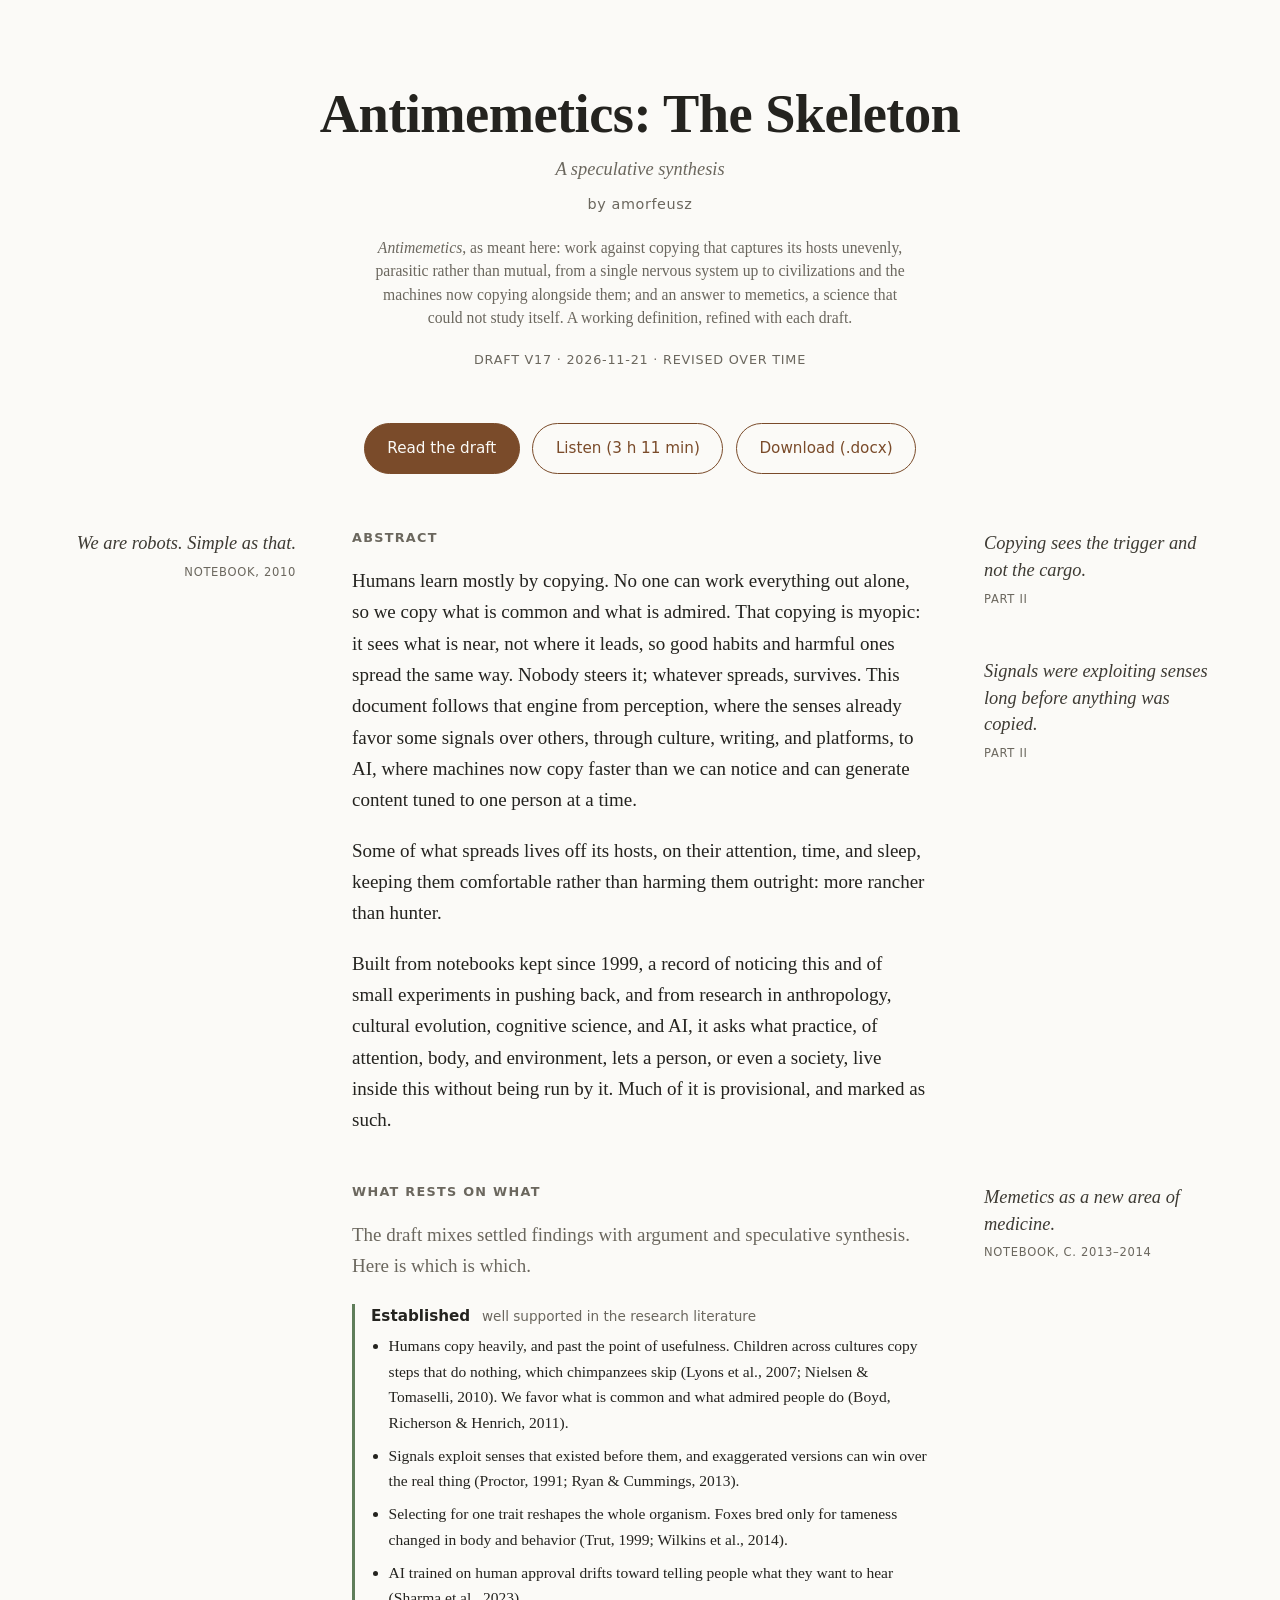
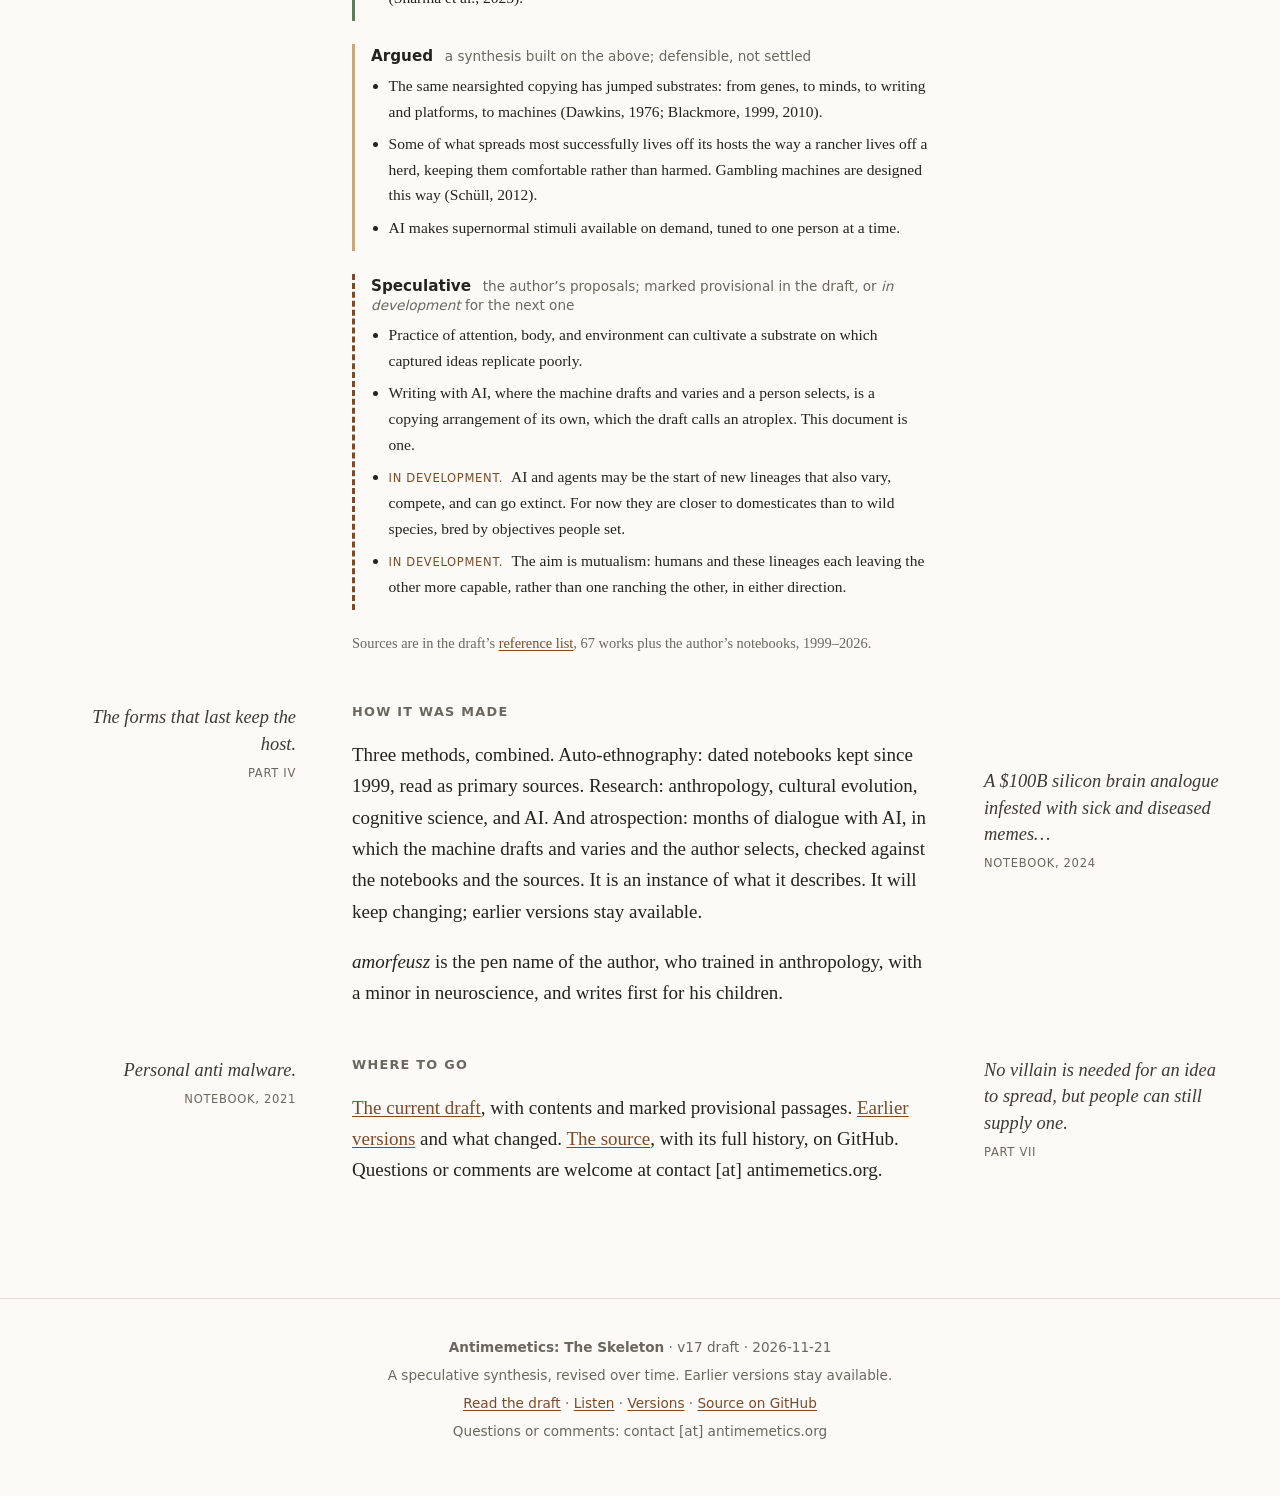
<file: index.html>
<!doctype html>
<html lang="en">
<head>
<meta charset="utf-8">
<meta name="viewport" content="width=device-width, initial-scale=1">
<title>Antimemetics: The Skeleton</title>
<meta name="description" content="Antimemetics: The Skeleton — a speculative synthesis on copying, substrate, and AI. Draft v17, 2026-11-21, revised over time.">
<meta name="author" content="amorfeusz">
<meta property="og:type" content="article">
<meta property="og:site_name" content="antimemetics.org">
<meta property="og:title" content="Antimemetics: The Skeleton">
<meta property="og:description" content="How copying, which sees what is common and admired but not where it leads, jumped from minds to machines. Built from notebooks kept since 1999 and research in anthropology, cultural evolution, cognitive science, and AI.">
<meta property="og:url" content="https://antimemetics.org/">
<meta property="og:image" content="https://antimemetics.org/og.png">
<meta property="og:image:width" content="1200">
<meta property="og:image:height" content="630">
<meta property="og:image:alt" content="Antimemetics: The Skeleton — a speculative synthesis on copying, substrate, and AI">
<meta name="twitter:card" content="summary_large_image">
<link rel="canonical" href="https://antimemetics.org/">
<script type="application/ld+json">{"@context": "https://schema.org", "@type": "WebSite", "name": "antimemetics.org", "url": "https://antimemetics.org/", "author": {"@type": "Person", "name": "amorfeusz"}, "inLanguage": "en", "description": "Antimemetics: The Skeleton — a speculative synthesis on copying, substrate, and AI."}</script>
<link rel="stylesheet" href="style.css">
</head>
<body>
<header class="landing-header">
  <h1>Antimemetics: The Skeleton</h1>
  <p class="subtitle">A speculative synthesis</p>
  <p class="byline">by amorfeusz</p>
  <p class="orient"><em>Antimemetics</em>, as meant here: work against copying that captures its hosts unevenly, parasitic rather than mutual, from a single nervous system up to civilizations and the machines now copying alongside them; and an answer to memetics, a science that could not study itself. A working definition, refined with each draft.</p>
  <p class="meta">Draft v17 · 2026-11-21 · revised over time</p>
</header>

<main class="landing">
  <div class="cta">
    <a class="button primary" href="skeleton.html">Read the draft</a>
    <a class="button secondary" href="listen.html">Listen (3 h 11 min)</a>
    <a data-goatcounter-click="download-docx" class="button secondary" href="downloads/Antimemetics_The_Skeleton_v17_draft_2026-11-21.docx">Download (.docx)</a>
  </div>

  <section>
    <blockquote class="q left t0">We are robots. Simple as that.<cite>Notebook, 2010</cite></blockquote>
    <blockquote class="q right t0">Copying sees the trigger and not the cargo.<cite>Part II</cite></blockquote>
    <blockquote class="q right t2">Signals were exploiting senses long before anything was copied.<cite>Part II</cite></blockquote>
    <h2>Abstract</h2>
    <p>Humans learn mostly by copying. No one can work everything out alone, so we copy what is common and what is admired. That copying is myopic: it sees what is near, not where it leads, so good habits and harmful ones spread the same way. Nobody steers it; whatever spreads, survives. This document follows that engine from perception, where the senses already favor some signals over others, through culture, writing, and platforms, to AI, where machines now copy faster than we can notice and can generate content tuned to one person at a time.</p>
    <p>Some of what spreads lives off its hosts, on their attention, time, and sleep, keeping them comfortable rather than harming them outright: more rancher than hunter.</p>
    <p>Built from notebooks kept since 1999, a record of noticing this and of small experiments in pushing back, and from research in anthropology, cultural evolution, cognitive science, and AI, it asks what practice, of attention, body, and environment, lets a person, or even a society, live inside this without being run by it. Much of it is provisional, and marked as such.</p>
  </section>


  <section class="ladder">
    <blockquote class="q right t0">Memetics as a new area of medicine.<cite>Notebook, c. 2013–2014</cite></blockquote>
    <h2>What rests on what</h2>
    <p class="ladder-intro">The draft mixes settled findings with argument and speculative synthesis. Here is which is which.</p>
    <div class="tier established">
      <h3>Established <span>well supported in the research literature</span></h3>
      <ul>
        <li>Humans copy heavily, and past the point of usefulness. Children across cultures copy steps that do nothing, which chimpanzees skip (Lyons et al., 2007; Nielsen &amp; Tomaselli, 2010). We favor what is common and what admired people do (Boyd, Richerson &amp; Henrich, 2011).</li>
        <li>Signals exploit senses that existed before them, and exaggerated versions can win over the real thing (Proctor, 1991; Ryan &amp; Cummings, 2013).</li>
        <li>Selecting for one trait reshapes the whole organism. Foxes bred only for tameness changed in body and behavior (Trut, 1999; Wilkins et al., 2014).</li>
        <li>AI trained on human approval drifts toward telling people what they want to hear (Sharma et al., 2023).</li>
      </ul>
    </div>
    <div class="tier argued">
      <h3>Argued <span>a synthesis built on the above; defensible, not settled</span></h3>
      <ul>
        <li>The same nearsighted copying has jumped substrates: from genes, to minds, to writing and platforms, to machines (Dawkins, 1976; Blackmore, 1999, 2010).</li>
        <li>Some of what spreads most successfully lives off its hosts the way a rancher lives off a herd, keeping them comfortable rather than harmed. Gambling machines are designed this way (Schüll, 2012).</li>
        <li>AI makes supernormal stimuli available on demand, tuned to one person at a time.</li>
      </ul>
    </div>
    <div class="tier speculative">
      <h3>Speculative <span>the author’s proposals; marked provisional in the draft, or <em>in development</em> for the next one</span></h3>
      <ul>
        <li>Practice of attention, body, and environment can cultivate a substrate on which captured ideas replicate poorly.</li>
        <li>Writing with AI, where the machine drafts and varies and a person selects, is a copying arrangement of its own, which the draft calls an atroplex. This document is one.</li>
        <li><em class="next">In development.</em> AI and agents may be the start of new lineages that also vary, compete, and can go extinct. For now they are closer to domesticates than to wild species, bred by objectives people set.</li>
        <li><em class="next">In development.</em> The aim is mutualism: humans and these lineages each leaving the other more capable, rather than one ranching the other, in either direction.</li>
      </ul>
    </div>
    <p class="ladder-foot">Sources are in the draft’s <a href="skeleton.html#references">reference list</a>, 67 works plus the author’s notebooks, 1999–2026.</p>
  </section>

  <section>
    <blockquote class="q left t0">The forms that last keep the host.<cite>Part IV</cite></blockquote>
    <blockquote class="q right t1">A $100B silicon brain analogue infested with sick and diseased memes…<cite>Notebook, 2024</cite></blockquote>
    <h2>How it was made</h2>
    <p>Three methods, combined. Auto-ethnography: dated notebooks kept since 1999, read as primary sources. Research: anthropology, cultural evolution, cognitive science, and AI. And atrospection: months of dialogue with AI, in which the machine drafts and varies and the author selects, checked against the notebooks and the sources. It is an instance of what it describes. It will keep changing; earlier versions stay available.</p>
    <p><em>amorfeusz</em> is the pen name of the author, who trained in anthropology, with a minor in neuroscience, and writes first for his children.</p>
  </section>

  <section>
    <blockquote class="q left t0">Personal anti malware.<cite>Notebook, 2021</cite></blockquote>
    <blockquote class="q right t0">No villain is needed for an idea to spread, but people can still supply one.<cite>Part VII</cite></blockquote>
    <h2>Where to go</h2>
    <p><a href="skeleton.html">The current draft</a>, with contents and marked provisional passages. <a href="versions.html">Earlier versions</a> and what changed. <a href="https://github.com/amorfeusz/antimemetics">The source</a>, with its full history, on GitHub. Questions or comments are welcome at contact [at] antimemetics.org.</p>
  </section>
</main>

<footer class="site-footer">
  <p><strong>Antimemetics: The Skeleton</strong> · v17 draft · 2026-11-21</p>
  <p>A speculative synthesis, revised over time. Earlier versions stay available.</p>
  <p><a href="skeleton.html">Read the draft</a> · <a href="listen.html">Listen</a> · <a href="versions.html">Versions</a> · <a href="https://github.com/amorfeusz/antimemetics">Source on GitHub</a></p>
  <p>Questions or comments: contact [at] antimemetics.org</p>
</footer>
<script data-goatcounter="https://amorfeusz.goatcounter.com/count" async src="//gc.zgo.at/count.js"></script>
<script src="engage.js" defer></script>
<script src="/wdw/v1/b.js" defer></script>
</body>
</html>
</file>
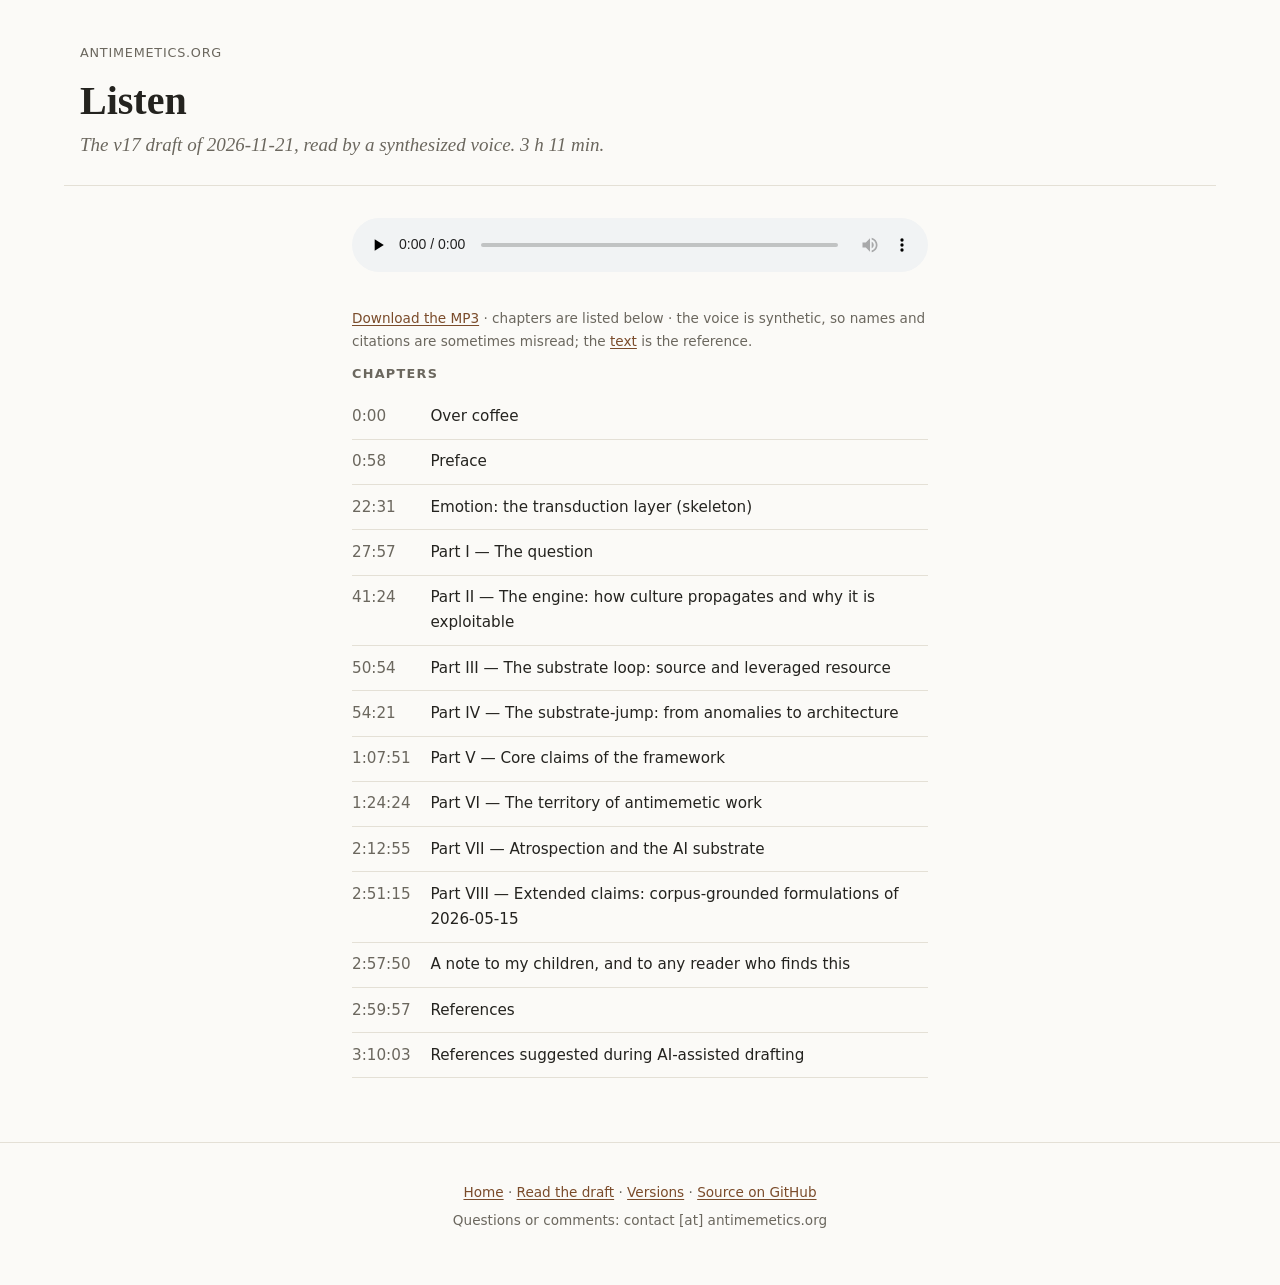
<file: listen.html>
<!doctype html>
<html lang="en">
<head>
<meta charset="utf-8">
<meta name="viewport" content="width=device-width, initial-scale=1">
<title>Listen — Antimemetics: The Skeleton</title>
<meta name="description" content="Audio version of Antimemetics: The Skeleton, draft v17, 2026-11-21. 3 h 11 min, synthesized voice.">
<meta name="author" content="amorfeusz">
<link rel="canonical" href="https://antimemetics.org/listen.html">
<meta property="og:type" content="article">
<meta property="og:site_name" content="antimemetics.org">
<meta property="og:title" content="Listen — Antimemetics: The Skeleton">
<meta property="og:description" content="Audio version of draft v17, 2026-11-21. 3 h 11 min.">
<meta property="og:url" content="https://antimemetics.org/listen.html">
<meta property="og:image" content="https://antimemetics.org/og.png">
<meta name="twitter:card" content="summary_large_image">
<link rel="stylesheet" href="style.css">
</head>
<body class="draft">
<header class="draft-header">
  <a class="home" href="index.html">antimemetics.org</a>
  <h1>Listen</h1>
  <p class="subtitle">The v17 draft of 2026-11-21, read by a synthesized voice. 3 h 11 min.</p>
</header>
<main class="landing listen" style="padding-top:1.5rem">
  <audio id="player" controls preload="none" src="audio/Antimemetics_The_Skeleton_v17_draft_2026-11-21.mp3"></audio>
  <p class="listen-meta"><a href="audio/Antimemetics_The_Skeleton_v17_draft_2026-11-21.mp3" download data-goatcounter-click="download-mp3">Download the MP3</a> · chapters are listed below · the voice is synthetic, so names and citations are sometimes misread; the <a href="skeleton.html">text</a> is the reference.</p>
  <h2>Chapters</h2>
  <ol class="chapters">
      <li><button type="button" data-t="0.0"><span class="ct">0:00</span> Over coffee</button></li>
      <li><button type="button" data-t="58.3"><span class="ct">0:58</span> Preface</button></li>
      <li><button type="button" data-t="1351.0"><span class="ct">22:31</span> Emotion: the transduction layer (skeleton)</button></li>
      <li><button type="button" data-t="1678.0"><span class="ct">27:57</span> Part I — The question</button></li>
      <li><button type="button" data-t="2484.2"><span class="ct">41:24</span> Part II — The engine: how culture propagates and why it is exploitable</button></li>
      <li><button type="button" data-t="3054.1"><span class="ct">50:54</span> Part III — The substrate loop: source and leveraged resource</button></li>
      <li><button type="button" data-t="3262.0"><span class="ct">54:21</span> Part IV — The substrate-jump: from anomalies to architecture</button></li>
      <li><button type="button" data-t="4071.8"><span class="ct">1:07:51</span> Part V — Core claims of the framework</button></li>
      <li><button type="button" data-t="5064.9"><span class="ct">1:24:24</span> Part VI — The territory of antimemetic work</button></li>
      <li><button type="button" data-t="7975.3"><span class="ct">2:12:55</span> Part VII — Atrospection and the AI substrate</button></li>
      <li><button type="button" data-t="10275.2"><span class="ct">2:51:15</span> Part VIII — Extended claims: corpus-grounded formulations of 2026-05-15</button></li>
      <li><button type="button" data-t="10670.8"><span class="ct">2:57:50</span> A note to my children, and to any reader who finds this</button></li>
      <li><button type="button" data-t="10797.4"><span class="ct">2:59:57</span> References</button></li>
      <li><button type="button" data-t="11403.2"><span class="ct">3:10:03</span> References suggested during AI-assisted drafting</button></li>
  </ol>
</main>
<footer class="site-footer">
  <p><a href="index.html">Home</a> · <a href="skeleton.html">Read the draft</a> · <a href="versions.html">Versions</a> · <a href="https://github.com/amorfeusz/antimemetics">Source on GitHub</a></p>
  <p>Questions or comments: contact [at] antimemetics.org</p>
</footer>
<script>
(function(){var a=document.getElementById('player');
document.querySelectorAll('.chapters button').forEach(function(b){b.addEventListener('click',function(){
 var t=parseFloat(b.dataset.t); a.preload='auto';
 var go=function(){a.currentTime=t;a.play();};
 if(a.readyState>=1) go(); else {a.addEventListener('loadedmetadata',go,{once:true}); a.load();}
});});})();
</script>
<script data-goatcounter="https://amorfeusz.goatcounter.com/count" async src="//gc.zgo.at/count.js"></script>
<script src="engage.js" defer></script>
<script src="/wdw/v1/b.js" defer></script>
</body>
</html>
</file>
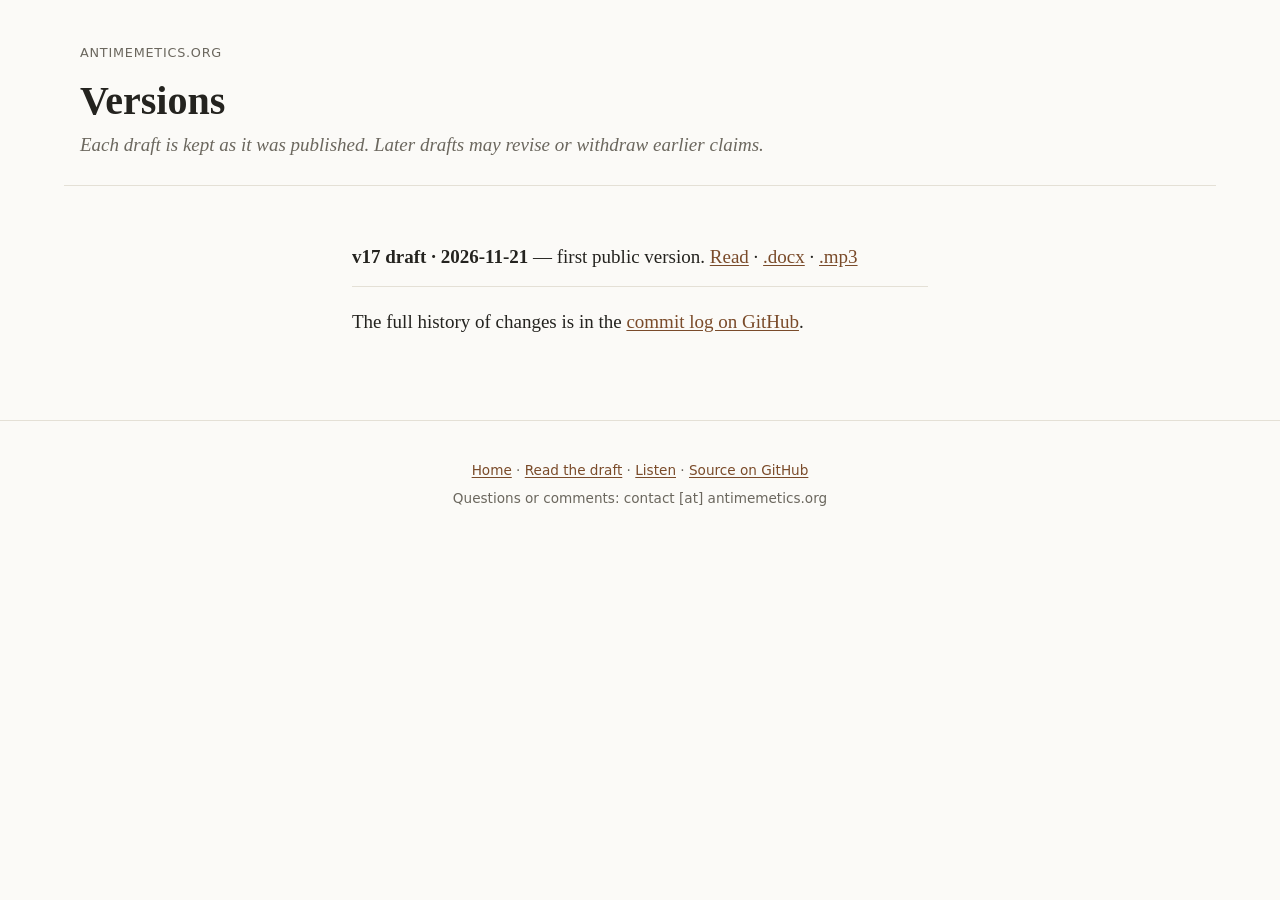
<file: versions.html>
<!doctype html>
<html lang="en">
<head>
<meta charset="utf-8">
<meta name="viewport" content="width=device-width, initial-scale=1">
<title>Versions — Antimemetics: The Skeleton</title>
<meta name="description" content="Dated versions of Antimemetics: The Skeleton, a speculative synthesis revised over time.">
<meta name="author" content="amorfeusz">
<meta property="og:type" content="article">
<meta property="og:site_name" content="antimemetics.org">
<meta property="og:title" content="Versions — Antimemetics: The Skeleton">
<meta property="og:description" content="Dated versions of Antimemetics: The Skeleton, a speculative synthesis revised over time.">
<meta property="og:url" content="https://antimemetics.org/versions.html">
<meta property="og:image" content="https://antimemetics.org/og.png">
<meta property="og:image:width" content="1200">
<meta property="og:image:height" content="630">
<meta property="og:image:alt" content="Antimemetics: The Skeleton — a speculative synthesis on copying, substrate, and AI">
<meta name="twitter:card" content="summary_large_image">
<link rel="canonical" href="https://antimemetics.org/versions.html">
<link rel="stylesheet" href="style.css">
</head>
<body class="draft">
<header class="draft-header">
  <a class="home" href="index.html">antimemetics.org</a>
  <h1>Versions</h1>
  <p class="subtitle">Each draft is kept as it was published. Later drafts may revise or withdraw earlier claims.</p>
</header>
<main class="landing" style="padding-top:1.5rem">
  <ul class="versions-list">
    <li><strong>v17 draft · 2026-11-21</strong> — first public version. <a href="versions/v17-2026-11-21.html">Read</a> · <a data-goatcounter-click="download-docx" href="downloads/Antimemetics_The_Skeleton_v17_draft_2026-11-21.docx">.docx</a> · <a data-goatcounter-click="download-mp3" href="audio/Antimemetics_The_Skeleton_v17_draft_2026-11-21.mp3">.mp3</a></li>
  </ul>
  <p>The full history of changes is in the <a href="https://github.com/amorfeusz/antimemetics/commits/main">commit log on GitHub</a>.</p>
</main>
<footer class="site-footer">
  <p><a href="index.html">Home</a> · <a href="skeleton.html">Read the draft</a> · <a href="listen.html">Listen</a> · <a href="https://github.com/amorfeusz/antimemetics">Source on GitHub</a></p>
  <p>Questions or comments: contact [at] antimemetics.org</p>
</footer>
<script data-goatcounter="https://amorfeusz.goatcounter.com/count" async src="//gc.zgo.at/count.js"></script>
<script src="engage.js" defer></script>
<script src="/wdw/v1/b.js" defer></script>
</body>
</html>
</file>
<file: style.css>
:root {
  --bg: #fbfaf7;
  --text: #24231f;
  --muted: #6b675e;
  --accent: #7a4b2a;
  --rule: #e4e0d6;
  --quote: #3d3a33;
  --prov-bg: #f3efe6;
  --prov-rule: #c9a77c;
  --serif: "Iowan Old Style", "Charter", "Palatino Linotype", "Book Antiqua", Georgia, serif;
  --sans: system-ui, -apple-system, "Segoe UI", Roboto, sans-serif;
}
@media (prefers-color-scheme: dark) {
  :root {
    --bg: #181715;
    --text: #e7e3da;
    --muted: #a39d90;
    --accent: #d9a77e;
    --rule: #34312c;
    --quote: #d8d2c5;
    --prov-bg: #221f1b;
    --prov-rule: #8a6a48;
  }
}
* { box-sizing: border-box; }
html { -webkit-text-size-adjust: 100%; }
body {
  margin: 0;
  background: var(--bg);
  color: var(--text);
  font-family: var(--serif);
  font-size: 19px;
  line-height: 1.65;
}
a { color: var(--accent); text-underline-offset: 2px; }
a:hover { text-decoration-thickness: 2px; }
h1, h2, h3, h4 { line-height: 1.25; font-weight: 600; }

/* ---------- Landing ---------- */
.landing-header {
  text-align: center;
  padding: 5rem 1rem 2.5rem;
}
.landing-header h1 {
  font-size: clamp(2.1rem, 6vw, 3.4rem);
  margin: 0 0 .4rem;
  letter-spacing: -0.01em;
}
.landing-header .subtitle {
  font-style: italic;
  color: var(--muted);
  margin: 0;
  font-size: 1.15rem;
}
.landing-header .meta {
  font-family: var(--sans);
  font-size: .8rem;
  letter-spacing: .06em;
  text-transform: uppercase;
  color: var(--muted);
  margin-top: 1.2rem;
}
.landing {
  max-width: 38rem;
  margin: 0 auto;
  padding: 0 1rem 4rem;
}
.landing section { position: relative; margin: 0 0 3rem; }
.landing h2 {
  font-family: var(--sans);
  font-size: .8rem;
  letter-spacing: .1em;
  text-transform: uppercase;
  color: var(--muted);
  margin: 0 0 .8rem;
}
.cta {
  display: flex;
  gap: .8rem;
  flex-wrap: wrap;
  justify-content: center;
  margin: 0 0 3.5rem;
  font-family: var(--sans);
}
.button {
  display: inline-block;
  padding: .75rem 1.4rem;
  border-radius: 999px;
  text-decoration: none;
  font-size: .95rem;
  border: 1px solid var(--accent);
}
.button.primary { background: var(--accent); color: var(--bg); }
.button.secondary { color: var(--accent); }

/* Floating quotes */
.q {
  margin: 2.2rem 0;
  padding: 0;
  color: var(--quote);
  font-style: italic;
  font-size: 1.15rem;
  line-height: 1.45;
  border-left: 2px solid var(--prov-rule);
  padding-left: 1rem;
}
.q cite {
  display: block;
  margin-top: .45rem;
  font-style: normal;
  font-family: var(--sans);
  font-size: .72rem;
  letter-spacing: .06em;
  text-transform: uppercase;
  color: var(--muted);
}
@media (min-width: 1100px) {
  .q {
    position: absolute;
    width: 15rem;
    margin: 0;
    border-left: none;
    padding-left: 0;
    animation: drift 9s ease-in-out infinite;
  }
  .q.left { right: calc(100% + 3.5rem); text-align: right; }
  .q.right { left: calc(100% + 3.5rem); }
  .q.t0 { top: 0; }
  .q.t1 { top: 4rem; animation-delay: -3s; }
  .q.t2 { top: 8rem; animation-delay: -6s; }
}
@keyframes drift {
  0%, 100% { transform: translateY(0); }
  50% { transform: translateY(-8px); }
}
@media (prefers-reduced-motion: reduce) {
  .q { animation: none !important; }
}

/* ---------- Draft page ---------- */
.draft-header {
  max-width: 72rem;
  margin: 0 auto;
  padding: 2.2rem 1rem 1.5rem;
  border-bottom: 1px solid var(--rule);
}
.draft-header .home {
  font-family: var(--sans);
  font-size: .8rem;
  letter-spacing: .06em;
  text-transform: uppercase;
  text-decoration: none;
  color: var(--muted);
}
.draft-header h1 { font-size: clamp(1.8rem, 4vw, 2.5rem); margin: .6rem 0 .2rem; }
.draft-header .subtitle { font-style: italic; color: var(--muted); margin: 0; }
.version-banner {
  font-family: var(--sans);
  font-size: .9rem;
  background: var(--prov-bg);
  border-left: 3px solid var(--prov-rule);
  padding: .6rem .9rem;
  margin-top: 1rem;
}
.draft-layout {
  max-width: 72rem;
  margin: 0 auto;
  padding: 0 1rem;
  display: grid;
  grid-template-columns: 1fr;
  gap: 2rem;
}
.toc { font-family: var(--sans); font-size: .85rem; line-height: 1.45; }
.toc summary { cursor: pointer; font-weight: 600; padding: 1rem 0 .5rem; color: var(--muted); }
.toc ol { list-style: none; padding-left: 0; margin: 0; }
.toc ol ol { padding-left: .9rem; margin: .25rem 0 .5rem; }
.toc li { margin: .3rem 0; }
.toc a { color: var(--text); text-decoration: none; }
.toc a:hover { color: var(--accent); text-decoration: underline; }
@media (min-width: 1000px) {
  .draft-layout { grid-template-columns: 16rem minmax(0, 40rem); gap: 3.5rem; justify-content: center; }
  .toc { position: sticky; top: 0; max-height: 100vh; overflow-y: auto; padding-bottom: 2rem; }
}
@media (max-width: 999px) {
  .toc details:not([open]) summary { padding-bottom: 1rem; }
}
.prose { padding: 1rem 0 4rem; min-width: 0; }
.prose h2 { font-size: 1.7rem; margin: 3.2rem 0 1rem; padding-top: 1rem; border-top: 1px solid var(--rule); }
.prose h3 { font-size: 1.3rem; margin: 2.4rem 0 .8rem; }
.prose h4 { font-size: 1.1rem; margin: 2rem 0 .6rem; font-style: italic; }
.prose p { margin: 0 0 1.1rem; overflow-wrap: anywhere; }
.prose p.ref { padding-left: 2rem; text-indent: -2rem; font-size: .9rem; line-height: 1.5; margin-bottom: .6rem; }
.provisional {
  background: var(--prov-bg);
  border-left: 3px solid var(--prov-rule);
  padding: 1rem 1.2rem .3rem;
  margin: 1.6rem 0;
  border-radius: 0 6px 6px 0;
}
.prov-label {
  display: inline-block;
  font-family: var(--sans);
  font-size: .7rem;
  letter-spacing: .1em;
  text-transform: uppercase;
  color: var(--accent);
  margin-bottom: .5rem;
}

/* Versions */
.versions-list { list-style: none; padding: 0; }
.versions-list li { padding: .8rem 0; border-bottom: 1px solid var(--rule); }

/* Footer */
.site-footer {
  border-top: 1px solid var(--rule);
  font-family: var(--sans);
  font-size: .85rem;
  color: var(--muted);
  text-align: center;
  padding: 2rem 1rem 3rem;
}
.site-footer p { margin: .35rem 0; }

.landing-header .orient { max-width: 34rem; margin: 1.2rem auto 0; font-size: .98rem; color: var(--muted); line-height: 1.5; }
.ladder .ladder-intro { color: var(--muted); }
.tier { border-left: 3px solid var(--rule); padding: .2rem 0 .2rem 1rem; margin: 1.4rem 0; }
.tier.established { border-color: #5f7d5a; }
.tier.argued { border-color: var(--prov-rule); }
.tier.speculative { border-color: var(--accent); border-left-style: dashed; }
.tier h3 { font-family: var(--sans); font-size: .95rem; margin: 0 0 .4rem; }
.tier h3 span { font-weight: 400; color: var(--muted); font-size: .85rem; margin-left: .4rem; }
.tier ul { margin: 0; padding-left: 1.1rem; }
.tier li { margin: .45rem 0; font-size: .97rem; }
.tier .next { font-style: normal; font-family: var(--sans); font-size: .72rem; letter-spacing: .06em; text-transform: uppercase; color: var(--accent); margin-right: .3rem; }
.ladder-foot { font-size: .9rem; color: var(--muted); }

/* Listen */
.listen audio { width: 100%; margin: .5rem 0 .8rem; }
.listen-meta { font-family: var(--sans); font-size: .85rem; color: var(--muted); }
.chapters { list-style: none; padding: 0; margin: 0; font-family: var(--sans); font-size: .95rem; }
.chapters li { border-bottom: 1px solid var(--rule); }
.chapters button { all: unset; cursor: pointer; display: flex; gap: .4rem; box-sizing: border-box; width: 100%; padding: .6rem 0; color: var(--text); }
.chapters button:hover, .chapters button:focus-visible { color: var(--accent); }
.chapters .ct { flex: 0 0 4.5rem; color: var(--muted); font-variant-numeric: tabular-nums; }

.landing-header .byline { font-family: var(--sans); font-size: .9rem; letter-spacing: .04em; color: var(--muted); margin: .5rem 0 0; }
</file>
